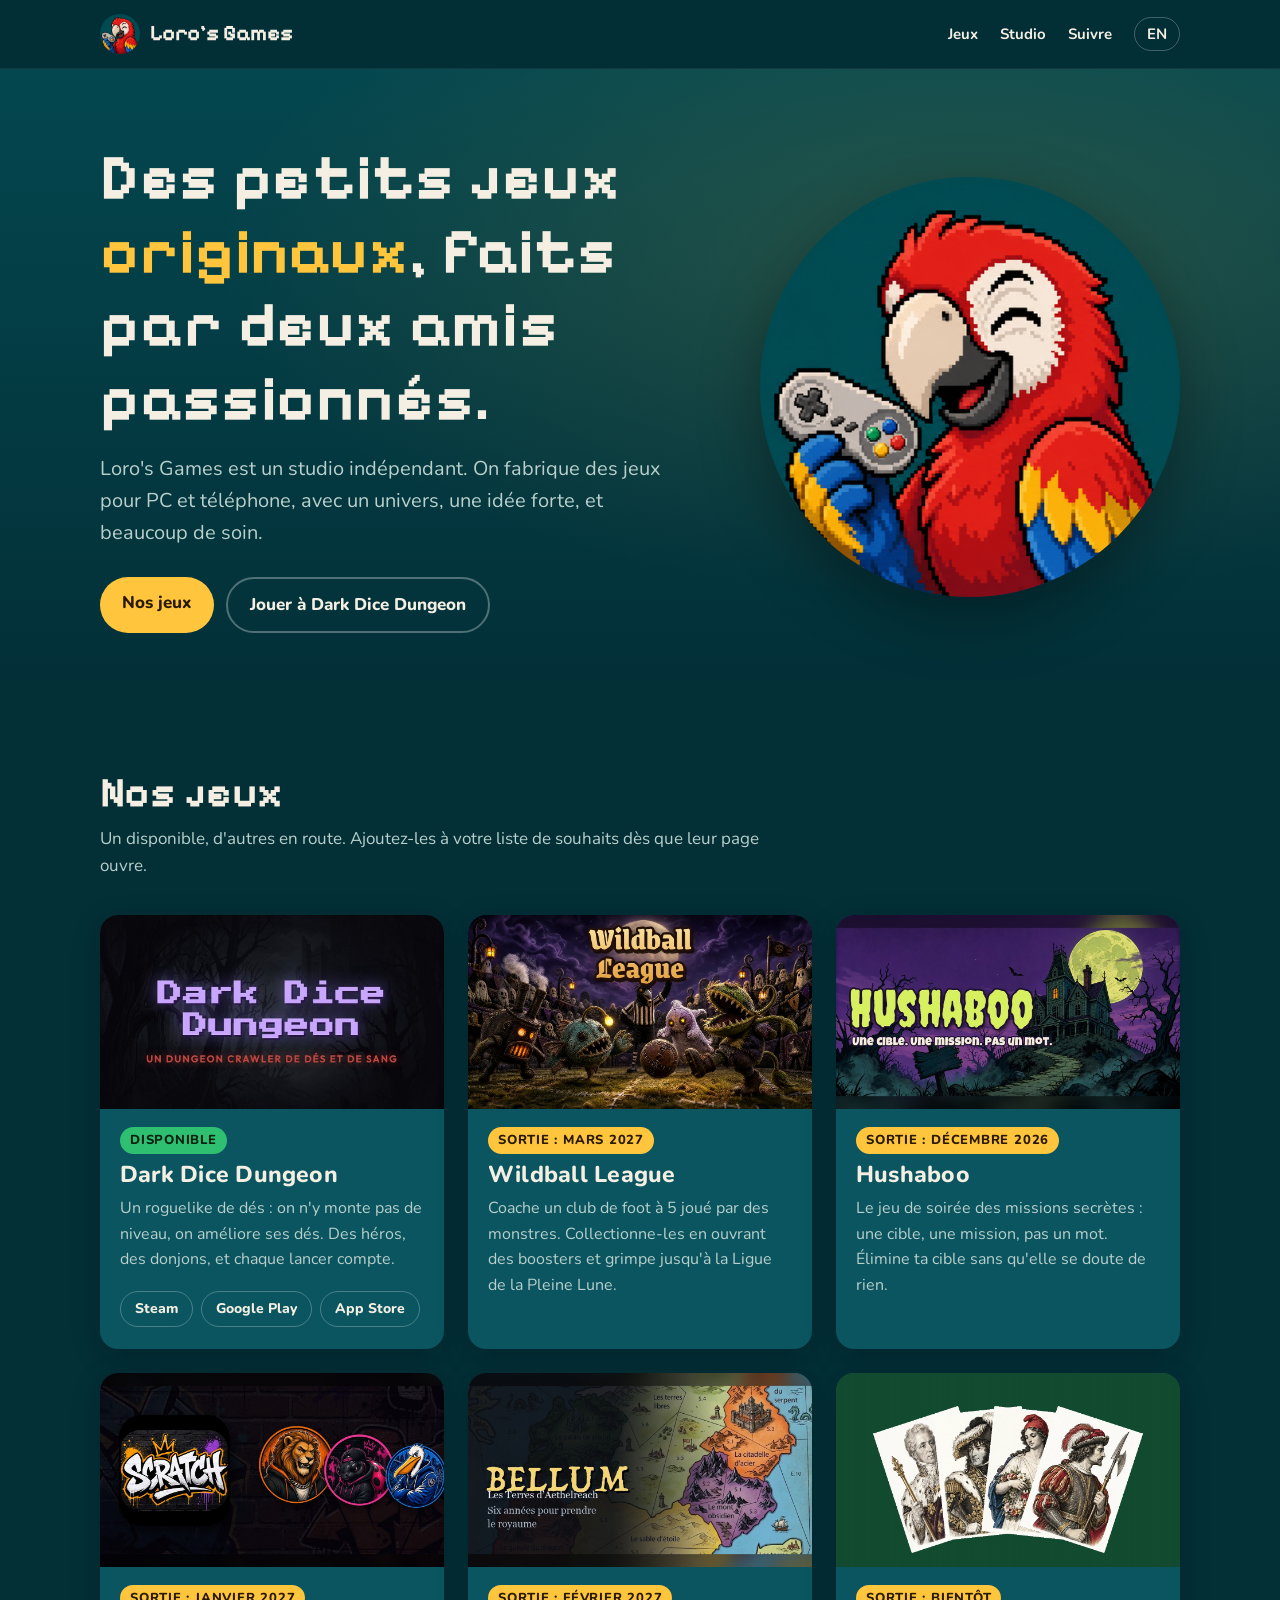
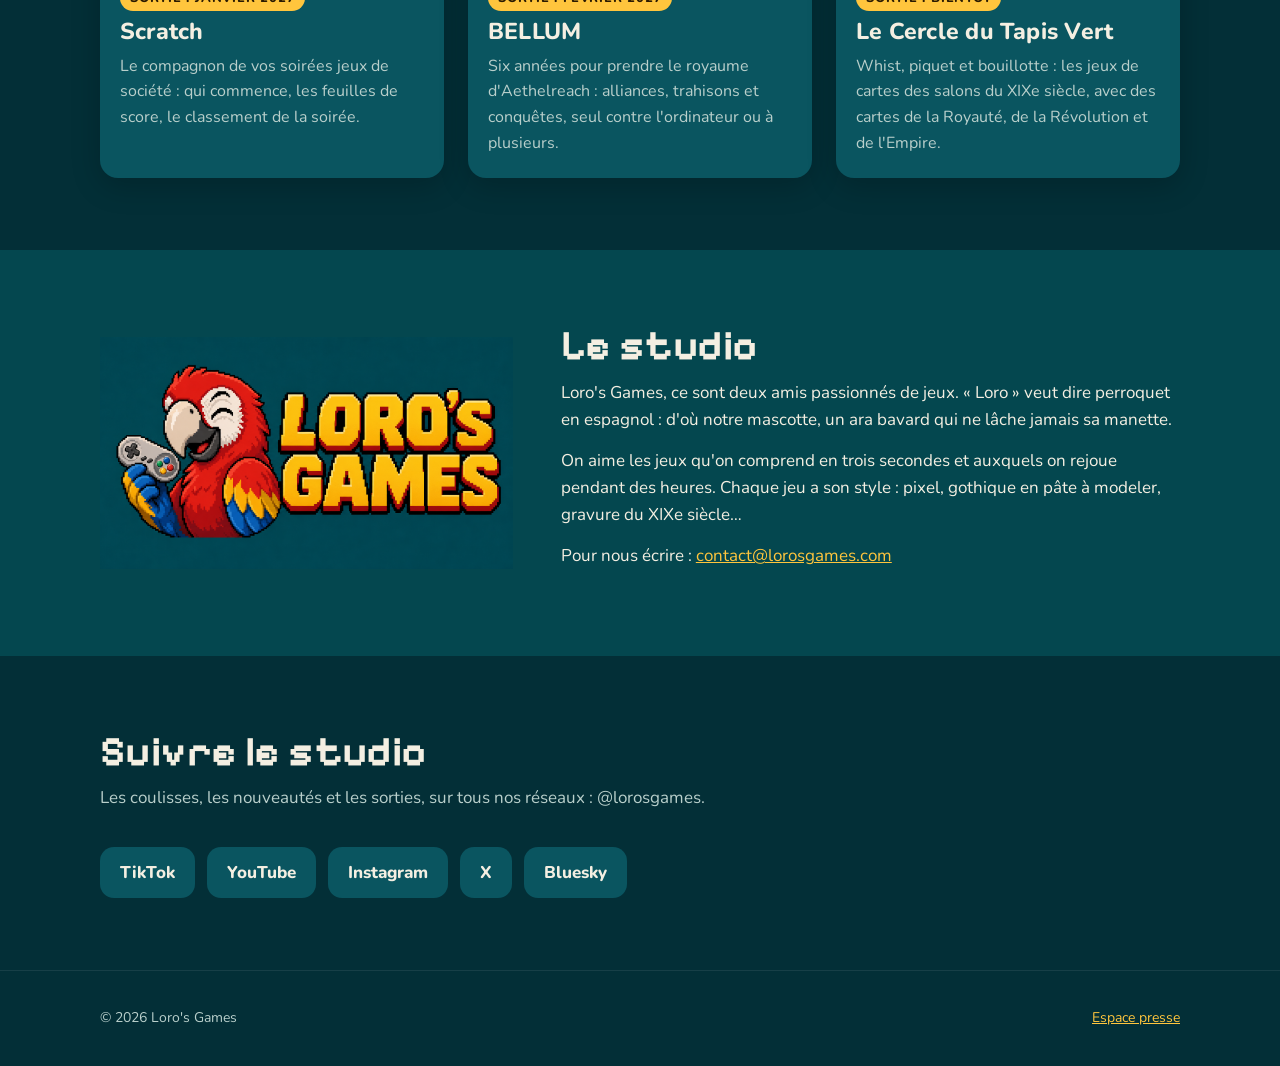
<file: index.html>
<!DOCTYPE html>
<html lang="fr">
<head>
<meta charset="utf-8">
<meta name="viewport" content="width=device-width, initial-scale=1">
<title>Loro's Games — studio de jeux indépendant</title>
<meta name="description" content="Loro's Games, studio de jeux indépendant fondé par deux amis. Dark Dice Dungeon, Wildball League, Hushaboo, BELLUM et d'autres jeux faits avec passion.">
<link rel="icon" href="img/favicon.png">
<link rel="apple-touch-icon" href="img/icone-180.png">
<meta property="og:title" content="Loro's Games">
<meta property="og:description" content="Loro's Games, studio de jeux indépendant fondé par deux amis. Dark Dice Dungeon, Wildball League, Hushaboo, BELLUM et d'autres jeux faits avec passion.">
<meta property="og:image" content="https://lorosgames.com/img/logo_horizontal.png">
<link rel="alternate" hreflang="fr" href="https://lorosgames.com/">
<link rel="alternate" hreflang="en" href="https://lorosgames.com/en/">
<link rel="preconnect" href="https://fonts.googleapis.com">
<link rel="preconnect" href="https://fonts.gstatic.com" crossorigin>
<link href="https://fonts.googleapis.com/css2?family=Nunito:wght@400;700;800&family=Pixelify+Sans:wght@700&display=swap" rel="stylesheet">
<link rel="stylesheet" href="style.css">
</head>
<body>
<header class="entete">
  <div class="conteneur">
    <a class="marque" href="#haut"><img src="img/loro.png" alt=""><span>Loro's Games</span></a>
    <nav class="menu">
      <a href="#jeux">Jeux</a><a href="#studio">Studio</a><a href="#suivre">Suivre</a>
      <a class="langue" href="en/">EN</a>
    </nav>
  </div>
</header>

<main id="haut">
  <div class="accueil">
    <div class="conteneur">
      <div>
        <h1>Des petits jeux <em>originaux</em>, faits par deux amis passionnés.</h1>
        <p class="chapeau">Loro's Games est un studio indépendant. On fabrique des jeux pour PC et téléphone, avec un univers, une idée forte, et beaucoup de soin.</p>
        <div class="boutons">
          <a class="bouton" href="#jeux">Nos jeux</a>
          <a class="bouton second" href="https://store.steampowered.com/app/5248650/" target="_blank" rel="noopener">Jouer à Dark Dice Dungeon</a>
        </div>
      </div>
      <img class="loro" src="img/loro.png" alt="Loro, la mascotte du studio" width="512" height="512">
    </div>
  </div>

  <section id="jeux">
    <div class="conteneur">
      <h2>Nos jeux</h2>
      <p class="intro">Un disponible, d'autres en route. Ajoutez-les à votre liste de souhaits dès que leur page ouvre.</p>
      <div class="grille">
      <article class="jeu">
        <img src="img/jeux/ddd.jpg" alt="Dark Dice Dungeon" loading="lazy" width="1200" height="675">
        <div class="corps">
          <span class="etat dispo">Disponible</span>
          <h3>Dark Dice Dungeon</h3>
          <p>Un roguelike de dés : on n'y monte pas de niveau, on améliore ses dés. Des héros, des donjons, et chaque lancer compte.</p>
          <div class="liens"><a href="https://store.steampowered.com/app/5248650/" target="_blank" rel="noopener">Steam</a><a href="https://play.google.com/store/apps/details?id=com.loic.darkdicedungeon" target="_blank" rel="noopener">Google Play</a><a href="https://apps.apple.com/app/id6809156532" target="_blank" rel="noopener">App Store</a></div>
        </div>
      </article>
      <article class="jeu">
        <img src="img/jeux/wildball.jpg" alt="Wildball League" loading="lazy" width="1200" height="675">
        <div class="corps">
          <span class="etat bientot">Sortie : mars 2027</span>
          <h3>Wildball League</h3>
          <p>Coache un club de foot à 5 joué par des monstres. Collectionne-les en ouvrant des boosters et grimpe jusqu'à la Ligue de la Pleine Lune.</p>
          
        </div>
      </article>
      <article class="jeu">
        <img src="img/jeux/hushaboo.jpg" alt="Hushaboo" loading="lazy" width="1200" height="675">
        <div class="corps">
          <span class="etat bientot">Sortie : décembre 2026</span>
          <h3>Hushaboo</h3>
          <p>Le jeu de soirée des missions secrètes : une cible, une mission, pas un mot. Élimine ta cible sans qu'elle se doute de rien.</p>
          
        </div>
      </article>
      <article class="jeu">
        <img src="img/jeux/scratch.jpg" alt="Scratch" loading="lazy" width="1200" height="675">
        <div class="corps">
          <span class="etat bientot">Sortie : janvier 2027</span>
          <h3>Scratch</h3>
          <p>Le compagnon de vos soirées jeux de société : qui commence, les feuilles de score, le classement de la soirée.</p>
          
        </div>
      </article>
      <article class="jeu">
        <img src="img/jeux/bellum.jpg" alt="BELLUM" loading="lazy" width="1200" height="675">
        <div class="corps">
          <span class="etat bientot">Sortie : février 2027</span>
          <h3>BELLUM</h3>
          <p>Six années pour prendre le royaume d'Aethelreach : alliances, trahisons et conquêtes, seul contre l'ordinateur ou à plusieurs.</p>
          
        </div>
      </article>
      <article class="jeu">
        <img src="img/jeux/tapisvert.jpg" alt="Le Cercle du Tapis Vert" loading="lazy" width="1200" height="675">
        <div class="corps">
          <span class="etat bientot">Sortie : bientôt</span>
          <h3>Le Cercle du Tapis Vert</h3>
          <p>Whist, piquet et bouillotte : les jeux de cartes des salons du XIXe siècle, avec des cartes de la Royauté, de la Révolution et de l'Empire.</p>
          
        </div>
      </article>
      </div>
    </div>
  </section>

  <section id="studio" class="studio">
    <div class="conteneur">
      <img src="img/logo_horizontal.png" alt="Loro's Games" width="1280" height="720">
      <div>
        <h2>Le studio</h2>
        <p>Loro's Games, ce sont deux amis passionnés de jeux. « Loro » veut dire perroquet en espagnol : d'où notre mascotte, un ara bavard qui ne lâche jamais sa manette.</p><p>On aime les jeux qu'on comprend en trois secondes et auxquels on rejoue pendant des heures. Chaque jeu a son style : pixel, gothique en pâte à modeler, gravure du XIXe siècle…</p><p>Pour nous écrire : <a href="mailto:contact@lorosgames.com">contact@lorosgames.com</a></p>
      </div>
    </div>
  </section>

  <section id="suivre">
    <div class="conteneur">
      <h2>Suivre le studio</h2>
      <p class="intro">Les coulisses, les nouveautés et les sorties, sur tous nos réseaux : @lorosgames.</p>
      <div class="reseaux"><a href="https://www.tiktok.com/@lorosgames" target="_blank" rel="noopener">TikTok</a><a href="https://www.youtube.com/@lorosgames" target="_blank" rel="noopener">YouTube</a><a href="https://www.instagram.com/lorosgames/" target="_blank" rel="noopener">Instagram</a><a href="https://x.com/lorosgames" target="_blank" rel="noopener">X</a><a href="https://bsky.app/profile/lorosgames.com" target="_blank" rel="noopener">Bluesky</a></div>
    </div>
  </section>
</main>

<footer class="pied">
  <div class="conteneur">
    <span>© 2026 Loro's Games</span>
    <span><a href="https://darkdicedungeon.com/presse.html">Espace presse</a></span>
  </div>
</footer>
</body>
</html>
</file>
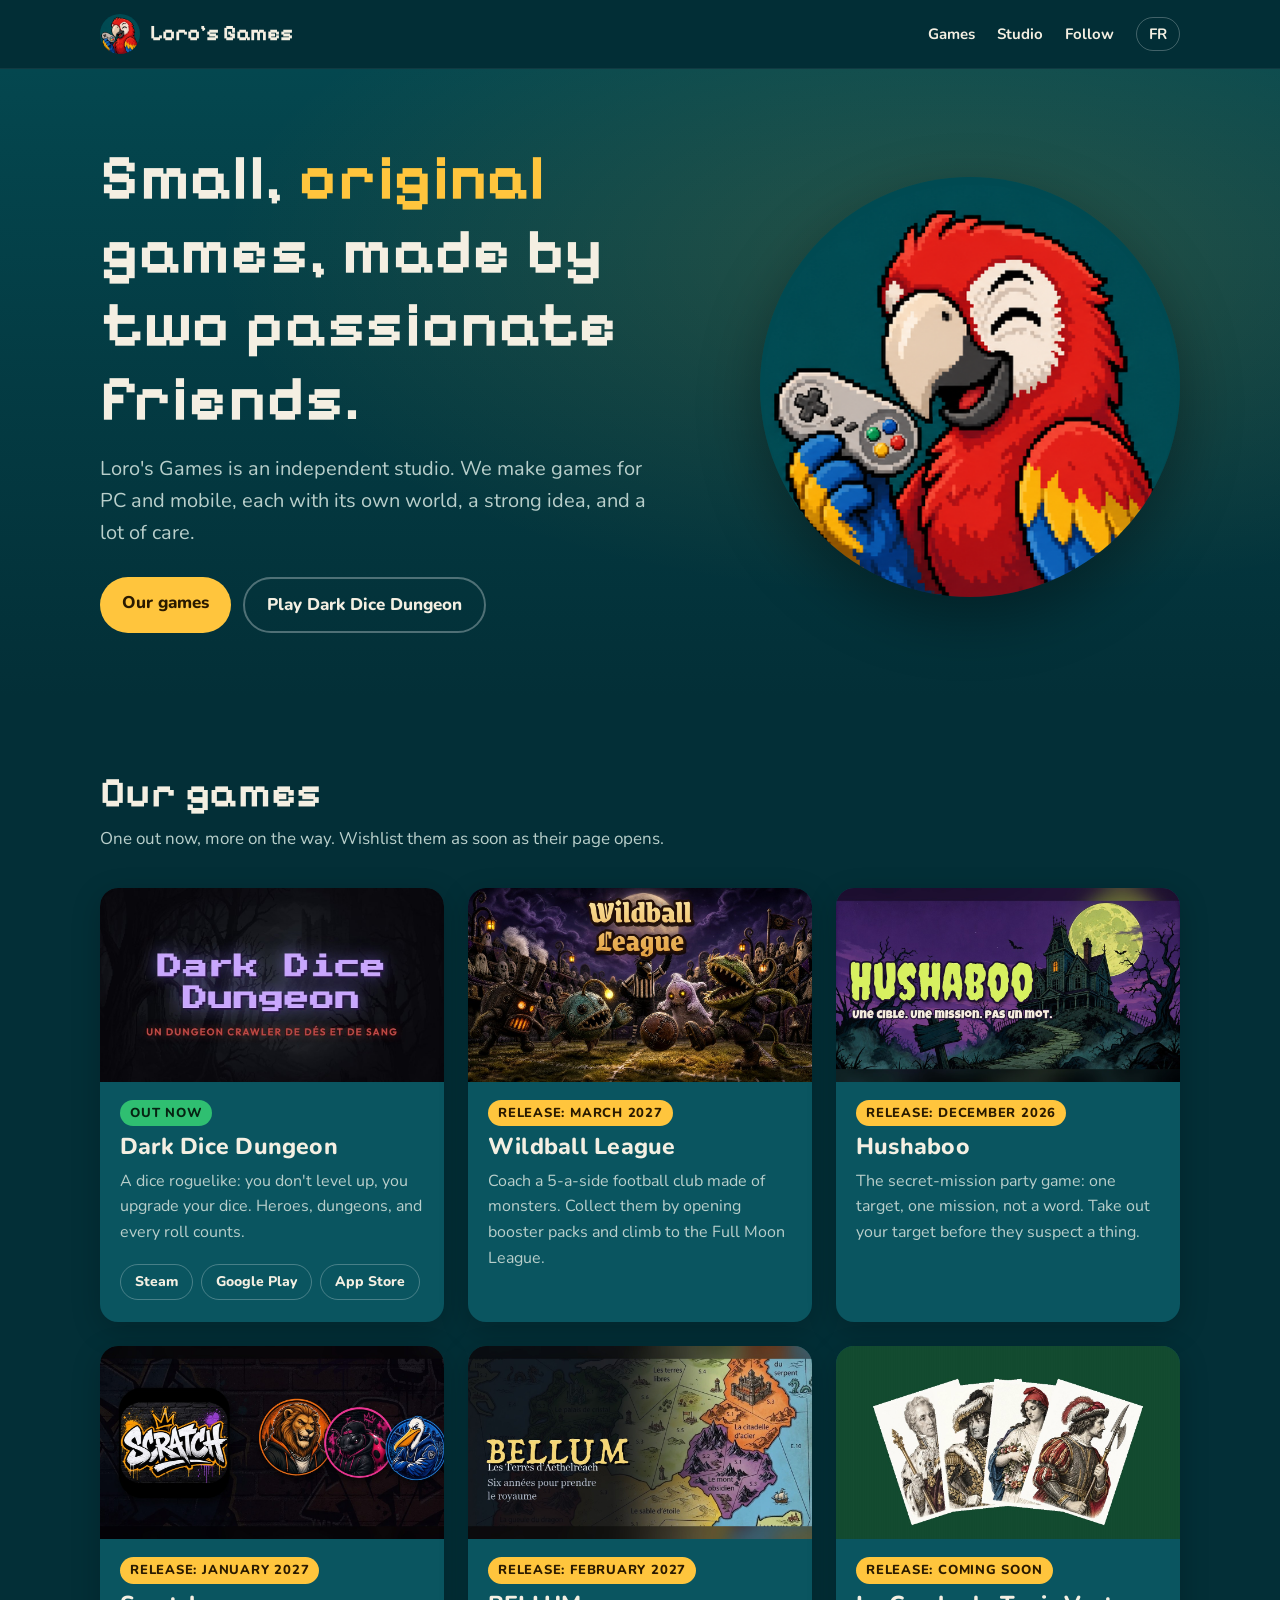
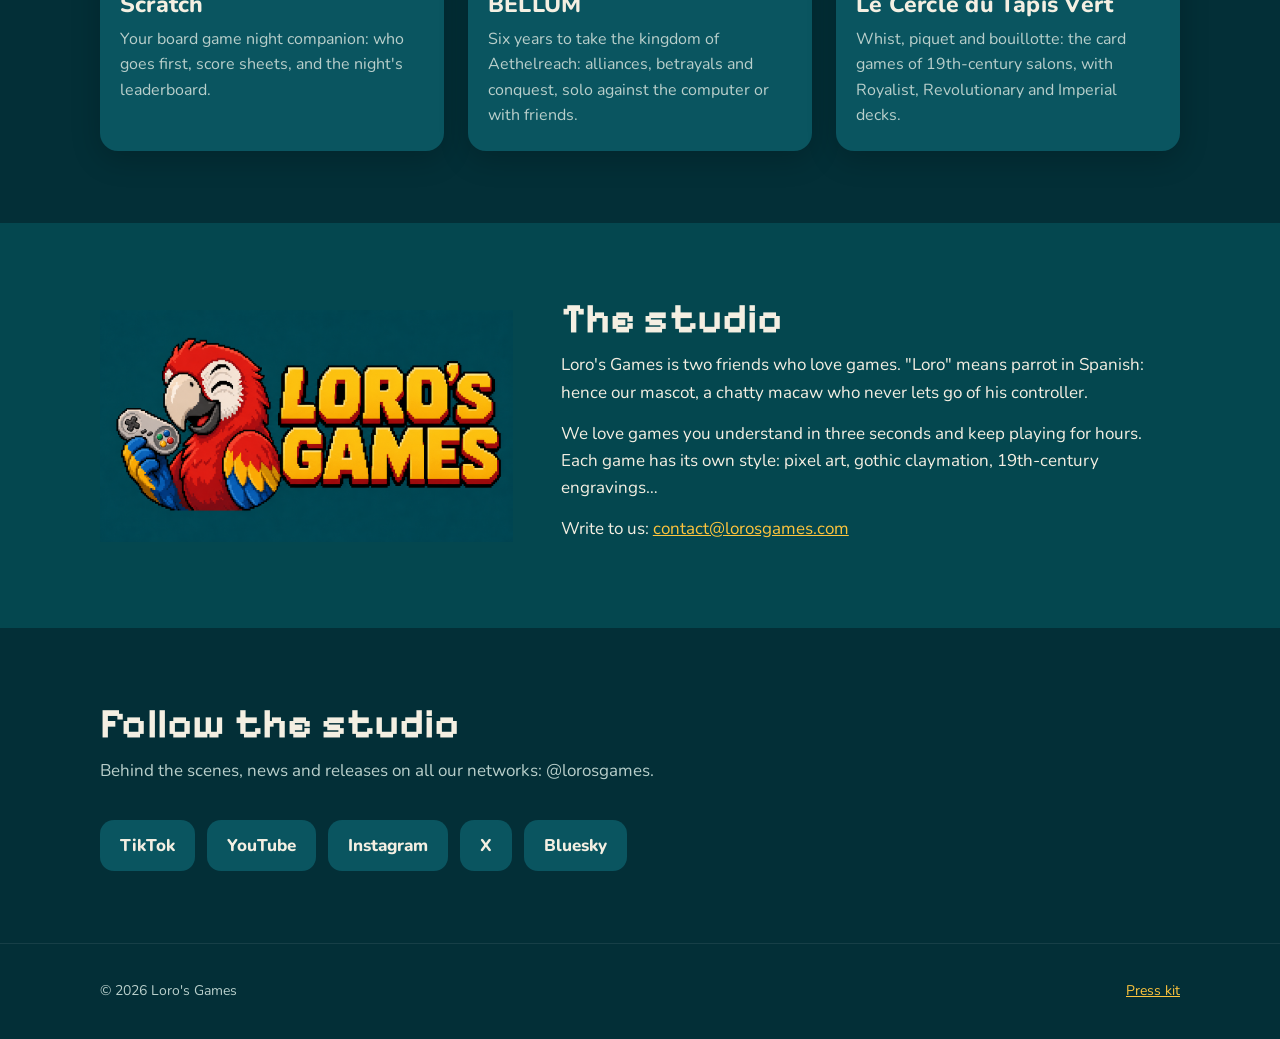
<file: en/index.html>
<!DOCTYPE html>
<html lang="en">
<head>
<meta charset="utf-8">
<meta name="viewport" content="width=device-width, initial-scale=1">
<title>Loro's Games — independent game studio</title>
<meta name="description" content="Loro's Games, an independent game studio founded by two friends. Dark Dice Dungeon, Wildball League, Hushaboo, BELLUM and more games made with passion.">
<link rel="icon" href="../img/favicon.png">
<link rel="apple-touch-icon" href="../img/icone-180.png">
<meta property="og:title" content="Loro's Games">
<meta property="og:description" content="Loro's Games, an independent game studio founded by two friends. Dark Dice Dungeon, Wildball League, Hushaboo, BELLUM and more games made with passion.">
<meta property="og:image" content="https://lorosgames.com/img/logo_horizontal.png">
<link rel="alternate" hreflang="fr" href="https://lorosgames.com/">
<link rel="alternate" hreflang="en" href="https://lorosgames.com/en/">
<link rel="preconnect" href="https://fonts.googleapis.com">
<link rel="preconnect" href="https://fonts.gstatic.com" crossorigin>
<link href="https://fonts.googleapis.com/css2?family=Nunito:wght@400;700;800&family=Pixelify+Sans:wght@700&display=swap" rel="stylesheet">
<link rel="stylesheet" href="../style.css">
</head>
<body>
<header class="entete">
  <div class="conteneur">
    <a class="marque" href="#haut"><img src="../img/loro.png" alt=""><span>Loro's Games</span></a>
    <nav class="menu">
      <a href="#jeux">Games</a><a href="#studio">Studio</a><a href="#suivre">Follow</a>
      <a class="langue" href="../">FR</a>
    </nav>
  </div>
</header>

<main id="haut">
  <div class="accueil">
    <div class="conteneur">
      <div>
        <h1>Small, <em>original</em> games, made by two passionate friends.</h1>
        <p class="chapeau">Loro's Games is an independent studio. We make games for PC and mobile, each with its own world, a strong idea, and a lot of care.</p>
        <div class="boutons">
          <a class="bouton" href="#jeux">Our games</a>
          <a class="bouton second" href="https://store.steampowered.com/app/5248650/" target="_blank" rel="noopener">Play Dark Dice Dungeon</a>
        </div>
      </div>
      <img class="loro" src="../img/loro.png" alt="Loro, la mascotte du studio" width="512" height="512">
    </div>
  </div>

  <section id="jeux">
    <div class="conteneur">
      <h2>Our games</h2>
      <p class="intro">One out now, more on the way. Wishlist them as soon as their page opens.</p>
      <div class="grille">
      <article class="jeu">
        <img src="../img/jeux/ddd.jpg" alt="Dark Dice Dungeon" loading="lazy" width="1200" height="675">
        <div class="corps">
          <span class="etat dispo">Out now</span>
          <h3>Dark Dice Dungeon</h3>
          <p>A dice roguelike: you don't level up, you upgrade your dice. Heroes, dungeons, and every roll counts.</p>
          <div class="liens"><a href="https://store.steampowered.com/app/5248650/" target="_blank" rel="noopener">Steam</a><a href="https://play.google.com/store/apps/details?id=com.loic.darkdicedungeon" target="_blank" rel="noopener">Google Play</a><a href="https://apps.apple.com/app/id6809156532" target="_blank" rel="noopener">App Store</a></div>
        </div>
      </article>
      <article class="jeu">
        <img src="../img/jeux/wildball.jpg" alt="Wildball League" loading="lazy" width="1200" height="675">
        <div class="corps">
          <span class="etat bientot">Release: March 2027</span>
          <h3>Wildball League</h3>
          <p>Coach a 5-a-side football club made of monsters. Collect them by opening booster packs and climb to the Full Moon League.</p>
          
        </div>
      </article>
      <article class="jeu">
        <img src="../img/jeux/hushaboo.jpg" alt="Hushaboo" loading="lazy" width="1200" height="675">
        <div class="corps">
          <span class="etat bientot">Release: December 2026</span>
          <h3>Hushaboo</h3>
          <p>The secret-mission party game: one target, one mission, not a word. Take out your target before they suspect a thing.</p>
          
        </div>
      </article>
      <article class="jeu">
        <img src="../img/jeux/scratch.jpg" alt="Scratch" loading="lazy" width="1200" height="675">
        <div class="corps">
          <span class="etat bientot">Release: January 2027</span>
          <h3>Scratch</h3>
          <p>Your board game night companion: who goes first, score sheets, and the night's leaderboard.</p>
          
        </div>
      </article>
      <article class="jeu">
        <img src="../img/jeux/bellum.jpg" alt="BELLUM" loading="lazy" width="1200" height="675">
        <div class="corps">
          <span class="etat bientot">Release: February 2027</span>
          <h3>BELLUM</h3>
          <p>Six years to take the kingdom of Aethelreach: alliances, betrayals and conquest, solo against the computer or with friends.</p>
          
        </div>
      </article>
      <article class="jeu">
        <img src="../img/jeux/tapisvert.jpg" alt="Le Cercle du Tapis Vert" loading="lazy" width="1200" height="675">
        <div class="corps">
          <span class="etat bientot">Release: coming soon</span>
          <h3>Le Cercle du Tapis Vert</h3>
          <p>Whist, piquet and bouillotte: the card games of 19th-century salons, with Royalist, Revolutionary and Imperial decks.</p>
          
        </div>
      </article>
      </div>
    </div>
  </section>

  <section id="studio" class="studio">
    <div class="conteneur">
      <img src="../img/logo_horizontal.png" alt="Loro's Games" width="1280" height="720">
      <div>
        <h2>The studio</h2>
        <p>Loro's Games is two friends who love games. "Loro" means parrot in Spanish: hence our mascot, a chatty macaw who never lets go of his controller.</p><p>We love games you understand in three seconds and keep playing for hours. Each game has its own style: pixel art, gothic claymation, 19th-century engravings…</p><p>Write to us: <a href="mailto:contact@lorosgames.com">contact@lorosgames.com</a></p>
      </div>
    </div>
  </section>

  <section id="suivre">
    <div class="conteneur">
      <h2>Follow the studio</h2>
      <p class="intro">Behind the scenes, news and releases on all our networks: @lorosgames.</p>
      <div class="reseaux"><a href="https://www.tiktok.com/@lorosgames" target="_blank" rel="noopener">TikTok</a><a href="https://www.youtube.com/@lorosgames" target="_blank" rel="noopener">YouTube</a><a href="https://www.instagram.com/lorosgames/" target="_blank" rel="noopener">Instagram</a><a href="https://x.com/lorosgames" target="_blank" rel="noopener">X</a><a href="https://bsky.app/profile/lorosgames.com" target="_blank" rel="noopener">Bluesky</a></div>
    </div>
  </section>
</main>

<footer class="pied">
  <div class="conteneur">
    <span>© 2026 Loro's Games</span>
    <span><a href="https://darkdicedungeon.com/presse.html">Press kit</a></span>
  </div>
</footer>
</body>
</html>
</file>
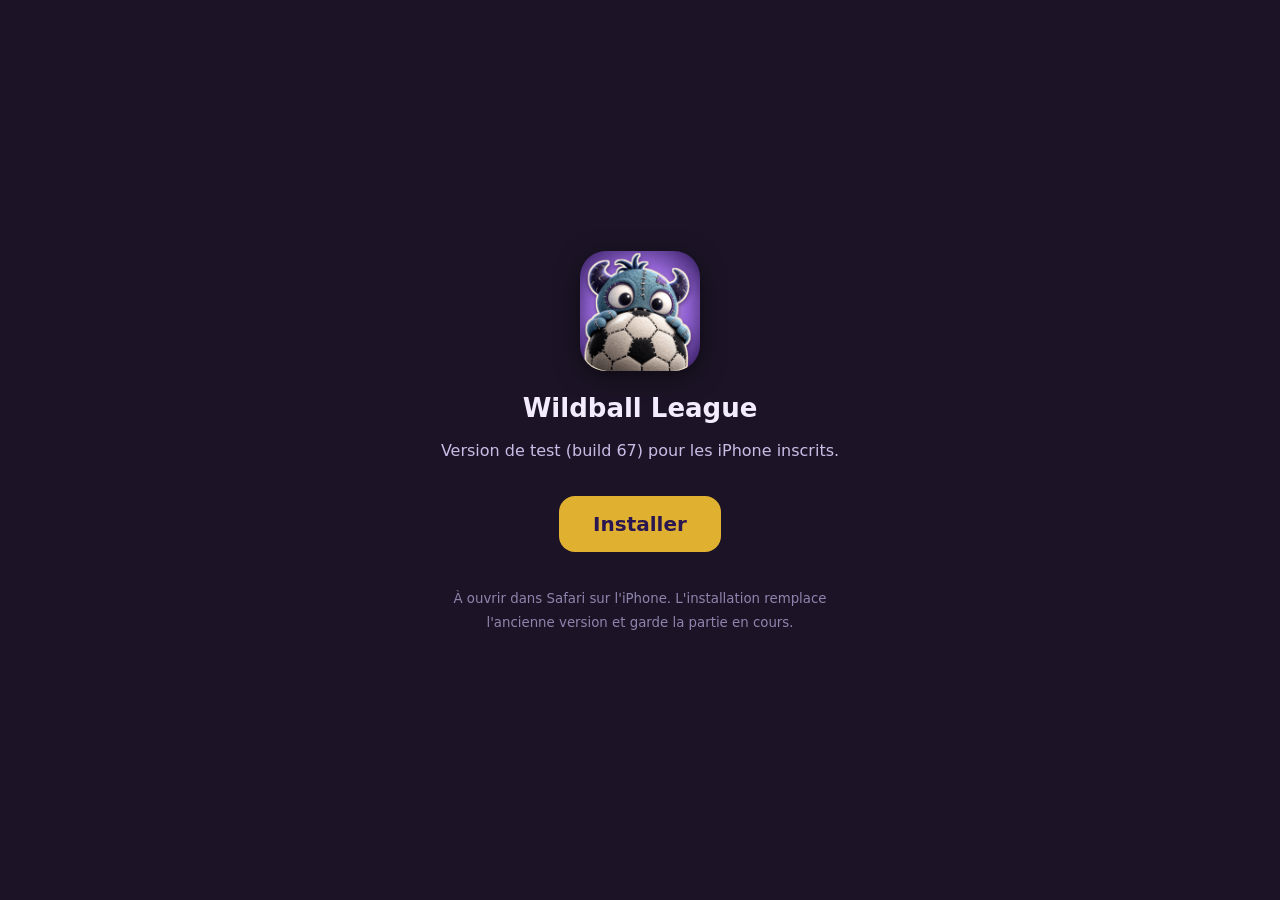
<file: wildball-test/index.html>
<!doctype html>
<html lang="fr">
<head>
<meta charset="utf-8">
<meta name="viewport" content="width=device-width, initial-scale=1">
<meta name="robots" content="noindex, nofollow">
<title>Wildball League · version de test</title>
<style>
  body { margin: 0; min-height: 100vh; display: flex; align-items: center; justify-content: center;
         background: #1c1426; color: #f3ecff; font-family: -apple-system, system-ui, sans-serif; text-align: center; }
  main { padding: 24px; max-width: 420px; }
  img { width: 120px; height: 120px; border-radius: 26px; box-shadow: 0 6px 24px rgba(0,0,0,.5); }
  h1 { font-size: 26px; margin: 18px 0 4px; }
  p { color: #c9bde6; line-height: 1.45; }
  a.bouton { display: inline-block; margin: 18px 0; padding: 16px 34px; border-radius: 16px; background: #e0b030;
             color: #2a1650; font-weight: 800; font-size: 20px; text-decoration: none; }
  small { color: #8f84ad; }
</style>
</head>
<body>
<main>
  <img src="icone512.png" alt="">
  <h1>Wildball League</h1>
  <p>Version de test (build 67) pour les iPhone inscrits.</p>
  <a class="bouton" href="itms-services://?action=download-manifest&amp;url=https://lorosgames.com/wildball-test/manifest.plist">Installer</a>
  <p><small>À ouvrir dans Safari sur l'iPhone. L'installation remplace l'ancienne version et garde la partie en cours.</small></p>
</main>
</body>
</html>
</file>
<file: style.css>
/* Loro's Games — feuille commune aux pages FR et EN. */
:root {
    --fond: #032f37;
    --fond-2: #04474f;
    --carte: #0a5560;
    --texte: #f4efe2;
    --doux: #b9cfcb;
    --or: #ffc53d;
    --rouge: #e3342f;
    --bleu: #2f6fd6;
    --rayon: 18px;
}

* { box-sizing: border-box; }
html { scroll-behavior: smooth; }
body {
    margin: 0;
    background: var(--fond);
    color: var(--texte);
    font: 17px/1.6 "Nunito", system-ui, sans-serif;
}
img { max-width: 100%; height: auto; display: block; }
a { color: var(--or); }

h1, h2, h3, .pixel {
    font-family: "Pixelify Sans", "Nunito", sans-serif;
    font-weight: 700;
    letter-spacing: .01em;
    line-height: 1.15;
}

.conteneur { max-width: 1120px; margin: 0 auto; padding: 0 20px; }

/* En-tête */
.entete {
    position: sticky; top: 0; z-index: 10;
    background: rgba(3, 47, 55, .92);
    backdrop-filter: blur(8px);
    border-bottom: 1px solid rgba(255, 255, 255, .06);
}
.entete .conteneur {
    display: flex; align-items: center; justify-content: space-between;
    gap: 16px; height: 68px;
}
.marque { display: flex; align-items: center; gap: 10px; text-decoration: none; color: var(--texte); }
.marque img { width: 40px; height: 40px; border-radius: 50%; }
.marque span { font-family: "Pixelify Sans", sans-serif; font-size: 22px; font-weight: 700; }
.menu { display: flex; align-items: center; gap: 22px; }
.menu a { color: var(--texte); text-decoration: none; font-weight: 700; font-size: 15px; }
.menu a:hover { color: var(--or); }
.menu .langue { border: 1px solid rgba(255, 255, 255, .25); border-radius: 999px; padding: 4px 12px; }

/* Accueil */
.accueil {
    padding: 72px 0 64px;
    background:
        radial-gradient(ellipse at 75% 30%, rgba(255, 197, 61, .14), transparent 55%),
        linear-gradient(180deg, var(--fond-2), var(--fond));
}
.accueil .conteneur { display: grid; grid-template-columns: 1.1fr .9fr; gap: 40px; align-items: center; }
.accueil h1 { font-size: clamp(38px, 6vw, 64px); margin: 0 0 18px; }
.accueil h1 em { font-style: normal; color: var(--or); }
.accueil p.chapeau { font-size: 20px; color: var(--doux); margin: 0 0 28px; max-width: 34em; }
.accueil .loro { width: min(420px, 100%); margin-left: auto; border-radius: 50%; box-shadow: 0 20px 60px rgba(0, 0, 0, .35); }
.boutons { display: flex; flex-wrap: wrap; gap: 12px; }
.bouton {
    display: inline-block; padding: 12px 22px; border-radius: 999px;
    font-weight: 800; text-decoration: none;
    background: var(--or); color: #2a1a00;
}
.bouton.second { background: transparent; color: var(--texte); border: 2px solid rgba(255, 255, 255, .3); }
.bouton:hover { filter: brightness(1.08); }

/* Sections */
section { padding: 72px 0; }
section h2 { font-size: clamp(30px, 4vw, 42px); margin: 0 0 8px; }
section .intro { color: var(--doux); margin: 0 0 36px; max-width: 40em; }

/* Jeux */
.grille { display: grid; grid-template-columns: repeat(auto-fill, minmax(320px, 1fr)); gap: 24px; }
.jeu {
    background: var(--carte); border-radius: var(--rayon); overflow: hidden;
    display: flex; flex-direction: column;
    box-shadow: 0 8px 30px rgba(0, 0, 0, .2);
}
.jeu img { aspect-ratio: 16 / 9; object-fit: cover; width: 100%; }
.jeu .corps { padding: 18px 20px 22px; display: flex; flex-direction: column; gap: 8px; flex: 1; }
.jeu h3 { font-family: "Nunito", system-ui, sans-serif; font-weight: 800; font-size: 23px; margin: 0; }
.jeu p { margin: 0; color: var(--doux); font-size: 16px; }
.etat {
    align-self: flex-start; font-size: 13px; font-weight: 800; text-transform: uppercase; letter-spacing: .06em;
    padding: 3px 10px; border-radius: 999px; background: rgba(255, 255, 255, .1); color: var(--texte);
}
.etat.dispo { background: #2fbf71; color: #062312; }
.etat.bientot { background: var(--or); color: #2a1a00; }
.liens { display: flex; flex-wrap: wrap; gap: 8px; margin-top: auto; padding-top: 10px; }
.liens a {
    font-size: 14px; font-weight: 800; text-decoration: none; color: var(--texte);
    border: 1px solid rgba(255, 255, 255, .25); border-radius: 999px; padding: 6px 14px;
}
.liens a:hover { border-color: var(--or); color: var(--or); }

/* Studio */
.studio { background: var(--fond-2); }
.studio .conteneur { display: grid; grid-template-columns: .8fr 1.2fr; gap: 48px; align-items: center; }
.studio p { margin: 0 0 14px; }

/* Suivre */
.reseaux { display: flex; flex-wrap: wrap; gap: 12px; }
.reseaux a {
    background: var(--carte); color: var(--texte); text-decoration: none; font-weight: 800;
    padding: 12px 20px; border-radius: 14px;
}
.reseaux a:hover { color: var(--or); }

/* Pied de page */
.pied { padding: 36px 0; border-top: 1px solid rgba(255, 255, 255, .08); color: var(--doux); font-size: 14px; }
.pied .conteneur { display: flex; flex-wrap: wrap; justify-content: space-between; gap: 12px; }

@media (max-width: 820px) {
    .menu a:not(.langue) { display: none; }
    .accueil .conteneur, .studio .conteneur { grid-template-columns: 1fr; }
    .accueil .loro { margin: 0 auto; width: 260px; }
    section, .accueil { padding: 48px 0; }
}
</file>
